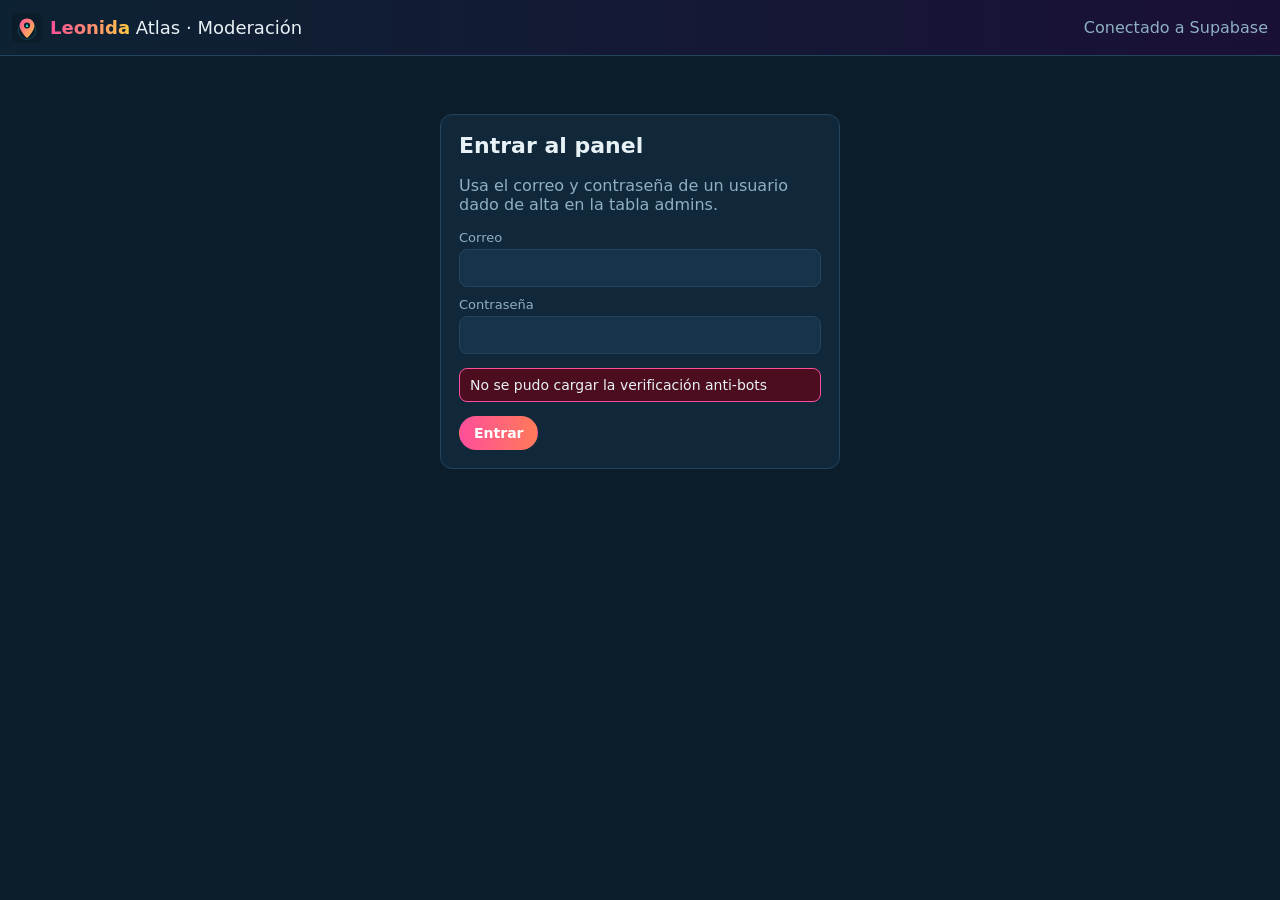
<file: admin.html>
<!doctype html>
<html lang="es">
<head>
  <meta charset="utf-8">
  <meta name="viewport" content="width=device-width, initial-scale=1, viewport-fit=cover">
  <meta name="robots" content="noindex, nofollow">
  <title>Moderación — Leonida Atlas</title>
  <meta name="theme-color" content="#0b1d2a">
  <link rel="icon" href="assets/icon.svg" type="image/svg+xml">
  <link rel="stylesheet" href="css/app.css?v=12">
  <link rel="stylesheet" href="css/admin.css?v=12">
</head>
<body class="admin">
  <header class="topbar">
    <a class="marca" href="./"><img src="assets/icon.svg" alt="" width="30" height="30"><span><b>Leonida</b> Atlas · Moderación</span></a>
    <div class="acciones">
      <span id="modo" class="tenue"></span>
      <button id="btn-salir" class="btn ghost" hidden>Salir</button>
    </div>
  </header>

  <main class="admin-main">
    <section id="login" class="tarjeta login" hidden>
      <h1>Entrar al panel</h1>
      <p class="tenue" id="login-ayuda"></p>
      <form id="form-login">
        <label class="campo" id="campo-email">Correo<input name="email" type="email" autocomplete="username"></label>
        <label class="campo"><span id="lbl-clave">Contraseña</span><input name="clave" type="password" autocomplete="current-password" required></label>
        <div id="login-captcha" class="chat-captcha"></div>
        <p class="error" id="login-error" hidden></p>
        <button class="btn primario" type="submit">Entrar</button>
      </form>
    </section>

    <section id="panel-admin" hidden>
      <nav class="tabs" role="tablist">
        <button role="tab" data-tab="pendiente" class="on">⏳ Pendientes <em id="n-pendiente">0</em></button>
        <button role="tab" data-tab="aprobado">✅ Publicados <em id="n-aprobado">0</em></button>
        <button role="tab" data-tab="rechazado">⛔ Rechazados <em id="n-rechazado">0</em></button>
        <button role="tab" data-tab="galeria">📸 Galería <em id="n-galeria">·</em></button>
        <button role="tab" data-tab="chat">💬 Chat <em id="n-chat">·</em></button>
        <button class="btn ghost" id="btn-recargar">↻ Recargar</button>
      </nav>
      <div id="cola" class="cola"></div>
    </section>
  </main>

  <dialog id="dlg-rechazo" class="dialogo">
    <form id="form-rechazo" method="dialog">
      <header class="dlg-cab"><h2>Rechazar aporte</h2><button type="button" class="cerrar" data-cerrar-dlg>✕</button></header>
      <label class="campo">Motivo (solo lo ven los moderadores)
        <select name="motivo">
          <option>Lenguaje ofensivo o grosero</option>
          <option>Spam o publicidad</option>
          <option>Datos personales</option>
          <option>Información falsa o duplicada</option>
          <option>No es sobre el juego</option>
          <option>Otro</option>
        </select>
      </label>
      <label class="campo">Nota<textarea name="nota" rows="2" maxlength="300"></textarea></label>
      <footer class="dlg-pie"><button type="button" class="btn ghost" data-cerrar-dlg>Cancelar</button><button class="btn primario" value="ok">Rechazar</button></footer>
    </form>
  </dialog>

  <div id="toast" class="toast" role="status" hidden></div>

  <script src="js/config.js?v=13"></script>
  <script src="js/data.js?v=11"></script>
  <script src="js/moderation.js?v=11"></script>
  <script src="js/store.js?v=12"></script>
  <script src="js/comun.js?v=11"></script>
  <script src="js/admin.js?v=12"></script>
</body>
</html>
</file>
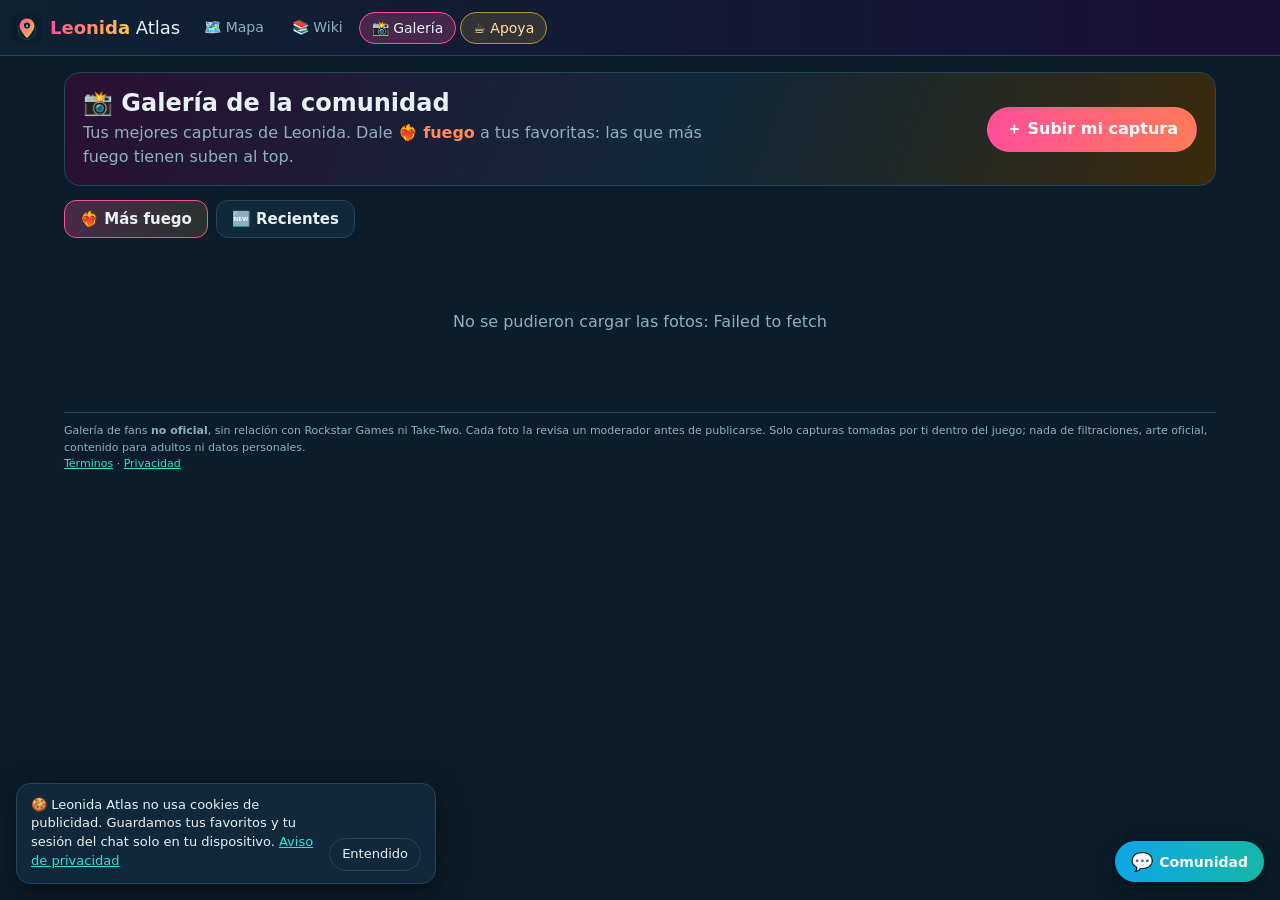
<file: galeria.html>
<!doctype html>
<html lang="es">
<head>
  <meta charset="utf-8">
  <meta name="viewport" content="width=device-width, initial-scale=1, viewport-fit=cover">
  <title>Galería — Leonida Atlas: capturas de GTA VI de la comunidad</title>
  <meta name="description" content="Las mejores capturas de GTA VI tomadas por la comunidad: atardeceres en Vice City, autos, persecuciones y lugares escondidos de Leonida. Sube la tuya y dale fuego a tus favoritas.">
  <meta property="og:type" content="website">
  <meta property="og:site_name" content="Leonida Atlas">
  <meta property="og:locale" content="es_MX">
  <meta property="og:title" content="Galería de la comunidad — capturas de GTA VI · Leonida Atlas">
  <meta property="og:description" content="Sube tus mejores capturas de Leonida y dale ❤️‍🔥 fuego a las de los demás.">
  <meta property="og:url" content="https://leonidaatlas.wiki/galeria.html">
  <meta property="og:image" content="https://leonidaatlas.wiki/assets/og.jpg">
  <meta property="og:image:width" content="1200">
  <meta property="og:image:height" content="630">
  <meta property="og:image:alt" content="Mapa ilustrado de Leonida con el logo de Leonida Atlas">
  <meta name="twitter:card" content="summary_large_image">
  <meta name="twitter:title" content="Galería de la comunidad — capturas de GTA VI · Leonida Atlas">
  <meta name="twitter:description" content="Sube tus mejores capturas de Leonida y dale ❤️‍🔥 fuego a las de los demás.">
  <meta name="twitter:image" content="https://leonidaatlas.wiki/assets/og.jpg">
  <link rel="canonical" href="https://leonidaatlas.wiki/galeria.html">
  <meta name="theme-color" content="#0b1d2a">
  <link rel="manifest" href="manifest.webmanifest">
  <link rel="icon" href="assets/icon.svg" type="image/svg+xml">
  <link rel="apple-touch-icon" href="assets/icon-192.png">
  <link rel="stylesheet" href="css/app.css?v=12">
  <link rel="stylesheet" href="css/chat.css?v=11">
  <link rel="stylesheet" href="css/legal.css?v=11">
  <link rel="stylesheet" href="css/galeria.css?v=2">
</head>
<body class="galeria">
  <header class="topbar">
    <a class="marca" href="./" aria-label="Leonida Atlas, mapa">
      <img src="assets/icon.svg" alt="" width="30" height="30"><span><b>Leonida</b> Atlas</span>
    </a>
    <nav class="nav-principal" aria-label="Secciones">
      <a href="./">🗺️ <span>Mapa</span></a>
      <a href="wiki.html">📚 <span>Wiki</span></a>
      <a href="galeria.html" aria-current="page">📸 <span>Galería</span></a>
      <a class="nav-apoyo" href="https://ko-fi.com/iframeees" target="_blank" rel="noopener" title="Apoya el mapa en Ko-fi">☕ <span>Apoya</span></a>
    </nav>
  </header>

  <main class="gal-main">
    <section class="gal-hero">
      <div>
        <h1>📸 Galería de la comunidad</h1>
        <p class="tenue">Tus mejores capturas de Leonida. Dale <b class="txt-fuego">❤️‍🔥 fuego</b> a tus favoritas: las que más fuego tienen suben al top.</p>
      </div>
      <button id="btn-subir" class="btn primario btn-subir">＋ Subir mi captura</button>
    </section>

    <nav class="gal-tabs" role="tablist">
      <button role="tab" data-orden="fuego" class="on">❤️‍🔥 Más fuego</button>
      <button role="tab" data-orden="recientes">🆕 Recientes</button>
      <button role="tab" data-orden="mias" id="tab-mias" hidden>👤 Mis fotos</button>
    </nav>

    <div id="grid" class="gal-grid" aria-live="polite"></div>
    <p class="gal-mas"><button id="btn-mas" class="btn ghost" hidden>Ver más fotos</button></p>

    <p class="aviso">
      Galería de fans <b>no oficial</b>, sin relación con Rockstar Games ni Take-Two. Cada foto la revisa un moderador antes de publicarse.
      Solo capturas tomadas por ti dentro del juego; nada de filtraciones, arte oficial, contenido para adultos ni datos personales.
      <br><a href="terminos.html">Términos</a> · <a href="privacidad.html">Privacidad</a>
    </p>
  </main>

  <!-- Ver una foto -->
  <dialog id="dlg-foto" class="dialogo dlg-foto">
    <div id="foto-contenido"></div>
  </dialog>

  <!-- Subir una foto -->
  <dialog id="dlg-subir" class="dialogo">
    <form id="form-subir">
      <header class="dlg-cab"><h2>Subir mi captura</h2><button type="button" class="cerrar" data-cerrar-dlg aria-label="Cerrar">✕</button></header>
      <label class="soltar" id="soltar">
        <input type="file" name="archivo" accept="image/*" required>
        <span id="soltar-txt">📷 Toca para elegir una captura<br><small class="tenue">JPG, PNG o WEBP · la optimizamos antes de subirla</small></span>
        <img id="vista" alt="" hidden>
      </label>
      <label class="campo">Título<input name="titulo" maxlength="80" minlength="3" required placeholder="Ej. Atardecer desde el muelle de Vice Beach"></label>
      <label class="campo">Lugar (opcional)<input name="zona" maxlength="60" list="zonas" placeholder="Ej. Vice City, Leonida Keys…"></label>
      <datalist id="zonas"></datalist>
      <label class="check"><input type="checkbox" name="mia" required> <span>Es una captura que tomé yo dentro del juego, sin datos personales ni contenido para adultos.</span></label>
      <p class="tenue nota-subir">Un moderador la revisa antes de publicarla (normalmente el mismo día). Le quitamos los datos ocultos de la imagen (ubicación, cámara).</p>
      <p class="error" id="subir-error" hidden></p>
      <footer class="dlg-pie"><button type="button" class="btn ghost" data-cerrar-dlg>Cancelar</button><button class="btn primario" id="btn-enviar-foto">Enviar a revisión</button></footer>
    </form>
  </dialog>

  <!-- Entrar a la comunidad (la misma cuenta del chat) -->
  <dialog id="dlg-entrar" class="dialogo">
    <form id="form-entrar">
      <header class="dlg-cab"><h2>Únete a la comunidad</h2><button type="button" class="cerrar" data-cerrar-dlg aria-label="Cerrar">✕</button></header>
      <p class="tenue" id="entrar-motivo"></p>
      <label class="campo">Tu apodo<input name="apodo" maxlength="24" minlength="2" required placeholder="Ej. ViceRider"></label>
      <label class="check"><input type="checkbox" name="reglas" required> <span>Acepto las reglas: respeto, nada de groserías, spam ni datos personales (<a href="terminos.html" target="_blank">términos</a>).</span></label>
      <div id="entrar-captcha" class="chat-captcha"></div>
      <p class="tenue nota-subir">No pedimos correo ni contraseña. Es la misma cuenta del chat.</p>
      <p class="error" id="entrar-error" hidden></p>
      <footer class="dlg-pie"><button type="button" class="btn ghost" data-cerrar-dlg>Cancelar</button><button class="btn primario">Entrar</button></footer>
    </form>
  </dialog>

  <div id="toast" class="toast" role="status" hidden></div>

  <script src="js/config.js?v=13"></script>
  <script src="js/moderation.js?v=11"></script>
  <script src="js/comun.js?v=11"></script>
  <script src="js/chat.js?v=13"></script>
  <script src="js/galeria.js?v=2"></script>
  <!-- Cloudflare Web Analytics (sin cookies) --><script type='module' src='https://static.cloudflareinsights.com/beacon.min.js' data-cf-beacon='{"token": "78bb8f6af27d464cb565b51027987e78"}'></script><!-- End Cloudflare Web Analytics -->
</body>
</html>
</file>
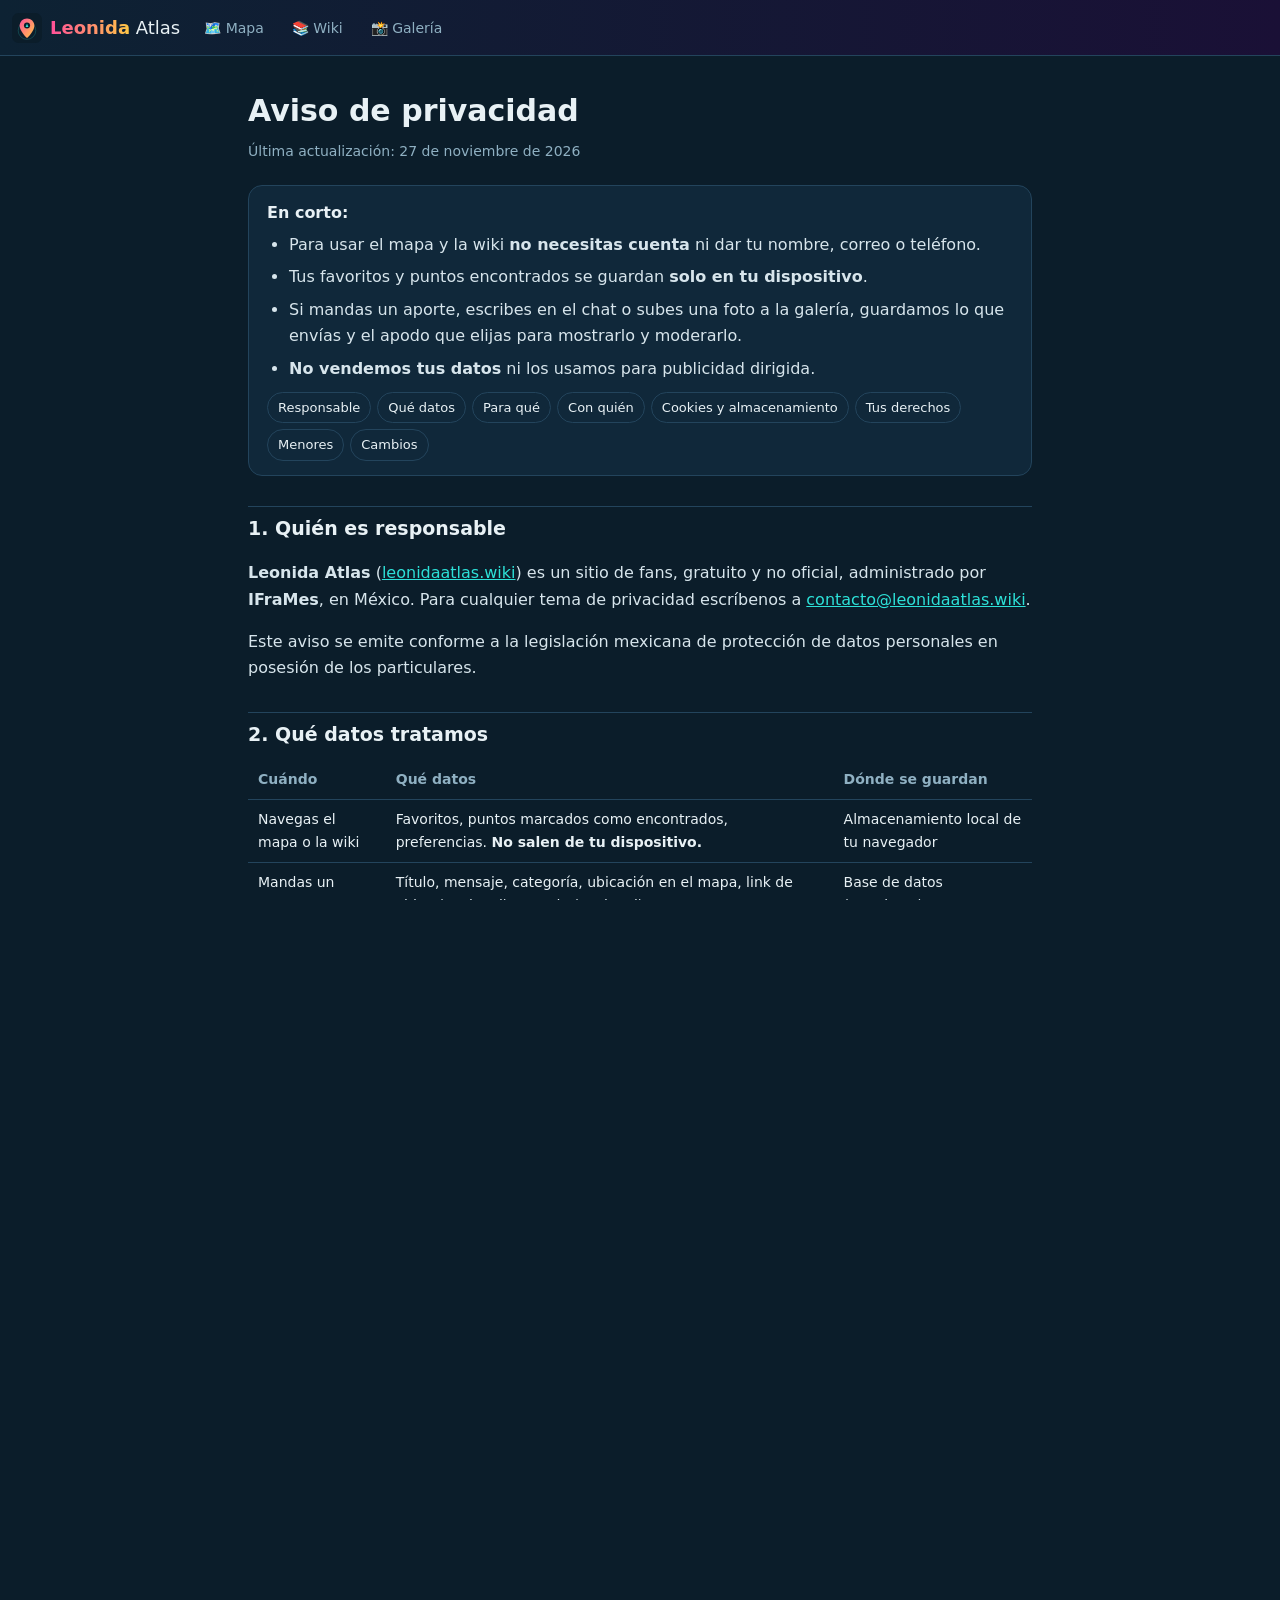
<file: privacidad.html>
<!doctype html>
<html lang="es">
<head>
  <meta charset="utf-8">
  <meta name="viewport" content="width=device-width, initial-scale=1, viewport-fit=cover">
  <title>Aviso de privacidad — Leonida Atlas</title>
  <meta name="description" content="Qué datos guarda Leonida Atlas, para qué, con quién se comparten y cómo ejercer tus derechos.">
  <link rel="canonical" href="https://leonidaatlas.wiki/privacidad.html">
  <meta name="theme-color" content="#0b1d2a">
  <link rel="icon" href="assets/icon.svg" type="image/svg+xml">
  <link rel="stylesheet" href="css/app.css?v=12">
  <link rel="stylesheet" href="css/legal.css?v=11">
</head>
<body class="legal">
  <header class="topbar">
    <a class="marca" href="./" aria-label="Leonida Atlas, mapa"><img src="assets/icon.svg" alt="" width="30" height="30"><span><b>Leonida</b> Atlas</span></a>
    <nav class="nav-principal" aria-label="Secciones">
      <a href="./">🗺️ <span>Mapa</span></a>
      <a href="wiki.html">📚 <span>Wiki</span></a>
      <a href="galeria.html">📸 <span>Galería</span></a>
    </nav>
  </header>

  <main class="legal-main">
    <h1>Aviso de privacidad</h1>
    <p class="fecha">Última actualización: 27 de noviembre de 2026</p>

    <div class="resumen">
      <b>En corto:</b>
      <ul>
        <li>Para usar el mapa y la wiki <b>no necesitas cuenta</b> ni dar tu nombre, correo o teléfono.</li>
        <li>Tus favoritos y puntos encontrados se guardan <b>solo en tu dispositivo</b>.</li>
        <li>Si mandas un aporte, escribes en el chat o subes una foto a la galería, guardamos lo que envías y el apodo que elijas para mostrarlo y moderarlo.</li>
        <li><b>No vendemos tus datos</b> ni los usamos para publicidad dirigida.</li>
      </ul>
      <div class="indice">
        <a href="#responsable">Responsable</a><a href="#datos">Qué datos</a><a href="#finalidades">Para qué</a><a href="#terceros">Con quién</a>
        <a href="#almacenamiento">Cookies y almacenamiento</a><a href="#derechos">Tus derechos</a><a href="#menores">Menores</a><a href="#cambios">Cambios</a>
      </div>
    </div>

    <h2 id="responsable">1. Quién es responsable</h2>
    <p><b>Leonida Atlas</b> (<a href="https://leonidaatlas.wiki">leonidaatlas.wiki</a>) es un sitio de fans, gratuito y no oficial, administrado por <b>IFraMes</b>, en México.
      Para cualquier tema de privacidad escríbenos a <a href="mailto:contacto@leonidaatlas.wiki">contacto@leonidaatlas.wiki</a>.</p>
    <p>Este aviso se emite conforme a la legislación mexicana de protección de datos personales en posesión de los particulares.</p>

    <h2 id="datos">2. Qué datos tratamos</h2>
    <table>
      <thead><tr><th>Cuándo</th><th>Qué datos</th><th>Dónde se guardan</th></tr></thead>
      <tbody>
        <tr><td>Navegas el mapa o la wiki</td><td>Favoritos, puntos marcados como encontrados, preferencias. <b>No salen de tu dispositivo.</b></td><td>Almacenamiento local de tu navegador</td></tr>
        <tr><td>Mandas un aporte o corrección</td><td>Título, mensaje, categoría, ubicación en el mapa, link de video (opcional) y apodo (opcional)</td><td>Base de datos (Supabase)</td></tr>
        <tr><td>Entras al chat</td><td>Apodo, mensajes, un identificador anónimo de sesión (sin correo ni contraseña), reportes que hagas y, si aplica, bloqueos</td><td>Base de datos (Supabase) y tu navegador</td></tr>
        <tr><td>Subes una foto a la galería</td><td>La imagen (la reducimos y le <b>quitamos los metadatos</b>, como ubicación GPS o modelo de cámara, antes de subirla), su título, el lugar (opcional), tu apodo y tu identificador anónimo. También los fuegos ❤️‍🔥 que das y los reportes que haces</td><td>Base de datos y almacenamiento de archivos (Supabase)</td></tr>
        <tr><td>Verificación anti-bots</td><td>Señales técnicas del navegador y del dispositivo que Cloudflare analiza para distinguir personas de bots</td><td>Cloudflare Turnstile</td></tr>
        <tr><td>Cualquier visita</td><td>Dirección IP, fecha y hora, página solicitada y tipo de navegador (registros técnicos del servidor)</td><td>Nuestro servidor y los proveedores de infraestructura</td></tr>
        <tr><td>Moderadores</td><td>Correo y contraseña de las cuentas de moderación</td><td>Supabase (contraseña cifrada)</td></tr>
      </tbody>
    </table>
    <p><b>No pedimos datos sensibles.</b> Te pedimos que no escribas datos personales (teléfonos, direcciones, nombres reales) en aportes ni en el chat; si aparecen, los moderadores los ocultan o eliminan.</p>

    <h2 id="finalidades">3. Para qué los usamos</h2>
    <h3>Finalidades necesarias</h3>
    <ul>
      <li>Mostrar el mapa, la wiki y recordar tus favoritos y progreso.</li>
      <li>Recibir, revisar y publicar aportes de la comunidad.</li>
      <li>Mostrar la galería de la comunidad, contar los fuegos ❤️‍🔥 y revisar cada foto antes de publicarla.</li>
      <li>Hacer funcionar el chat: mostrar mensajes, aplicar sus reglas (filtro de groserías, límite de velocidad, reportes y bloqueos) y evitar abusos.</li>
      <li>Proteger el sitio contra bots, spam y ataques, y mantener su seguridad y funcionamiento.</li>
    </ul>
    <h3>Finalidades adicionales</h3>
    <ul>
      <li>Medir de forma agregada cuántas personas visitan el sitio y qué secciones usan, para mejorarlo (Cloudflare Web Analytics, sin cookies).</li>
      <li>Mostrar anuncios, si en el futuro se activan (ver sección 5). Antes de hacerlo actualizaremos este aviso.</li>
    </ul>
    <p>Puedes oponerte a las finalidades adicionales escribiéndonos; eso no te impide usar el sitio.</p>

    <h2 id="terceros">4. Con quién se comparten</h2>
    <p>No vendemos ni rentamos tus datos. Solo los manejan los proveedores que hacen funcionar el sitio, cada uno con sus propias políticas:</p>
    <ul>
      <li><b>Supabase</b>: base de datos, fotos de la galería y cuentas anónimas de la comunidad (servidores en Canadá).</li>
      <li><b>Cloudflare</b>: verificación anti-bots Turnstile y <b>Web Analytics</b>, un contador de visitas <b>sin cookies</b> que solo nos muestra cifras agregadas (visitas, páginas vistas, país y tipo de dispositivo); no identifica a nadie ni sigue tu actividad en otros sitios.</li>
      <li><b>Hostinger</b>: servidor donde se aloja el sitio y registro del dominio.</li>
      <li><b>GitHub</b>: alojamiento del código y copia de respaldo del sitio.</li>
      <li><b>unpkg</b>: entrega de la librería del mapa (Leaflet).</li>
      <li><b>Ko-fi y PayPal</b>: solo si decides donar. El pago se hace en su sitio; nosotros no vemos ni guardamos tus datos de pago. Si escribes tu apodo del chat en el mensaje de la donación, lo usamos para darte la insignia ☕ Apoyador.</li>
      <li><b>YouTube y TikTok</b>: solo si <b>tú</b> tocas un video para reproducirlo dentro del sitio. Antes de eso no se carga nada de esas plataformas.</li>
    </ul>
    <p>También podríamos compartir datos si una autoridad competente lo requiere conforme a la ley.</p>

    <h2 id="almacenamiento">5. Cookies y almacenamiento local</h2>
    <p>Hoy <b>no usamos cookies de publicidad ni de rastreo</b>. El contador de visitas de Cloudflare tampoco usa cookies. Usamos el almacenamiento local de tu navegador para lo siguiente:</p>
    <ul>
      <li>tus favoritos y puntos encontrados;</li>
      <li>tu apodo y tu sesión del chat;</li>
      <li>avisos que ya cerraste (como la ayuda inicial o este aviso);</li>
      <li>una copia del sitio para que funcione sin internet (si lo instalas como app).</li>
    </ul>
    <p>Cloudflare Turnstile puede usar sus propios mecanismos técnicos para verificar que eres una persona. Puedes borrar todo esto desde la configuración de tu navegador; perderás tus favoritos y tendrás que volver a entrar al chat.</p>
    <p><b>Publicidad:</b> si activamos anuncios (por ejemplo, Google AdSense), esos servicios usarán cookies para mostrarlos y medirlos. Antes de activarlos actualizaremos este aviso y te pediremos tu consentimiento cuando la ley lo exija.</p>

    <h2 id="conservacion">6. Cuánto tiempo los guardamos</h2>
    <ul>
      <li><b>Mensajes del chat:</b> se borran automáticamente <b>24 horas</b> después de enviarse. Los avisos oficiales de moderación duran hasta 30 días.</li>
      <li><b>Fotos de la galería:</b> mientras estén publicadas. Puedes borrar las tuyas cuando quieras desde "Mis fotos". Las que rechaza un moderador se borran en ese momento.</li>
      <li><b>Aportes publicados:</b> mientras estén en el mapa. Los rechazados se borran automáticamente a los 30 días.</li>
      <li><b>Registros técnicos del servidor:</b> el tiempo mínimo necesario para seguridad y diagnóstico.</li>
      <li><b>Datos en tu navegador:</b> hasta que tú los borres.</li>
    </ul>

    <h2 id="derechos">7. Tus derechos (ARCO) y cómo ejercerlos</h2>
    <p>Puedes <b>acceder</b> a tus datos, pedir que los <b>rectifiquemos</b>, <b>cancelarlos</b> (borrarlos) u <b>oponerte</b> a su uso, así como revocar tu consentimiento.
      Escribe a <a href="mailto:contacto@leonidaatlas.wiki">contacto@leonidaatlas.wiki</a> con:</p>
    <ul>
      <li>qué derecho quieres ejercer;</li>
      <li>tu apodo y, si puedes, el texto o la fecha de los mensajes o aportes de que se trata (como el chat es anónimo, esto nos ayuda a encontrarlos).</li>
    </ul>
    <p>Responderemos en un plazo máximo de 20 días hábiles. Si consideras que tus derechos no fueron atendidos, puedes acudir a la autoridad mexicana competente en protección de datos personales.</p>

    <h2 id="seguridad">8. Seguridad</h2>
    <p>Usamos conexión cifrada (HTTPS), reglas de acceso en la base de datos para que nadie pueda leer aportes pendientes ni datos de moderación, verificación anti-bots y moderación manual. Ningún sistema es infalible; si detectas un problema de seguridad, avísanos.</p>

    <h2 id="menores">9. Menores de edad</h2>
    <p>Leonida Atlas trata sobre un videojuego clasificado para adultos (M / 18+). El sitio está dirigido a <b>mayores de 18 años</b> y no recopila a sabiendas datos de menores. Si eres madre, padre o tutor y crees que un menor nos dio datos, escríbenos para borrarlos.</p>

    <h2 id="cambios">10. Cambios a este aviso</h2>
    <p>Si cambiamos este aviso (por ejemplo, al activar anuncios), publicaremos la nueva versión en esta página con su fecha de actualización.</p>

    <p class="pie-legal">Leonida Atlas es un sitio de fans no oficial. No está afiliado, patrocinado ni respaldado por Rockstar Games ni Take-Two Interactive.
      · <a href="terminos.html">Términos de uso</a> · <a href="./">Volver al mapa</a></p>
  </main>
  <!-- Cloudflare Web Analytics (sin cookies) --><script type='module' src='https://static.cloudflareinsights.com/beacon.min.js' data-cf-beacon='{"token": "78bb8f6af27d464cb565b51027987e78"}'></script><!-- End Cloudflare Web Analytics -->
</body>
</html>
</file>
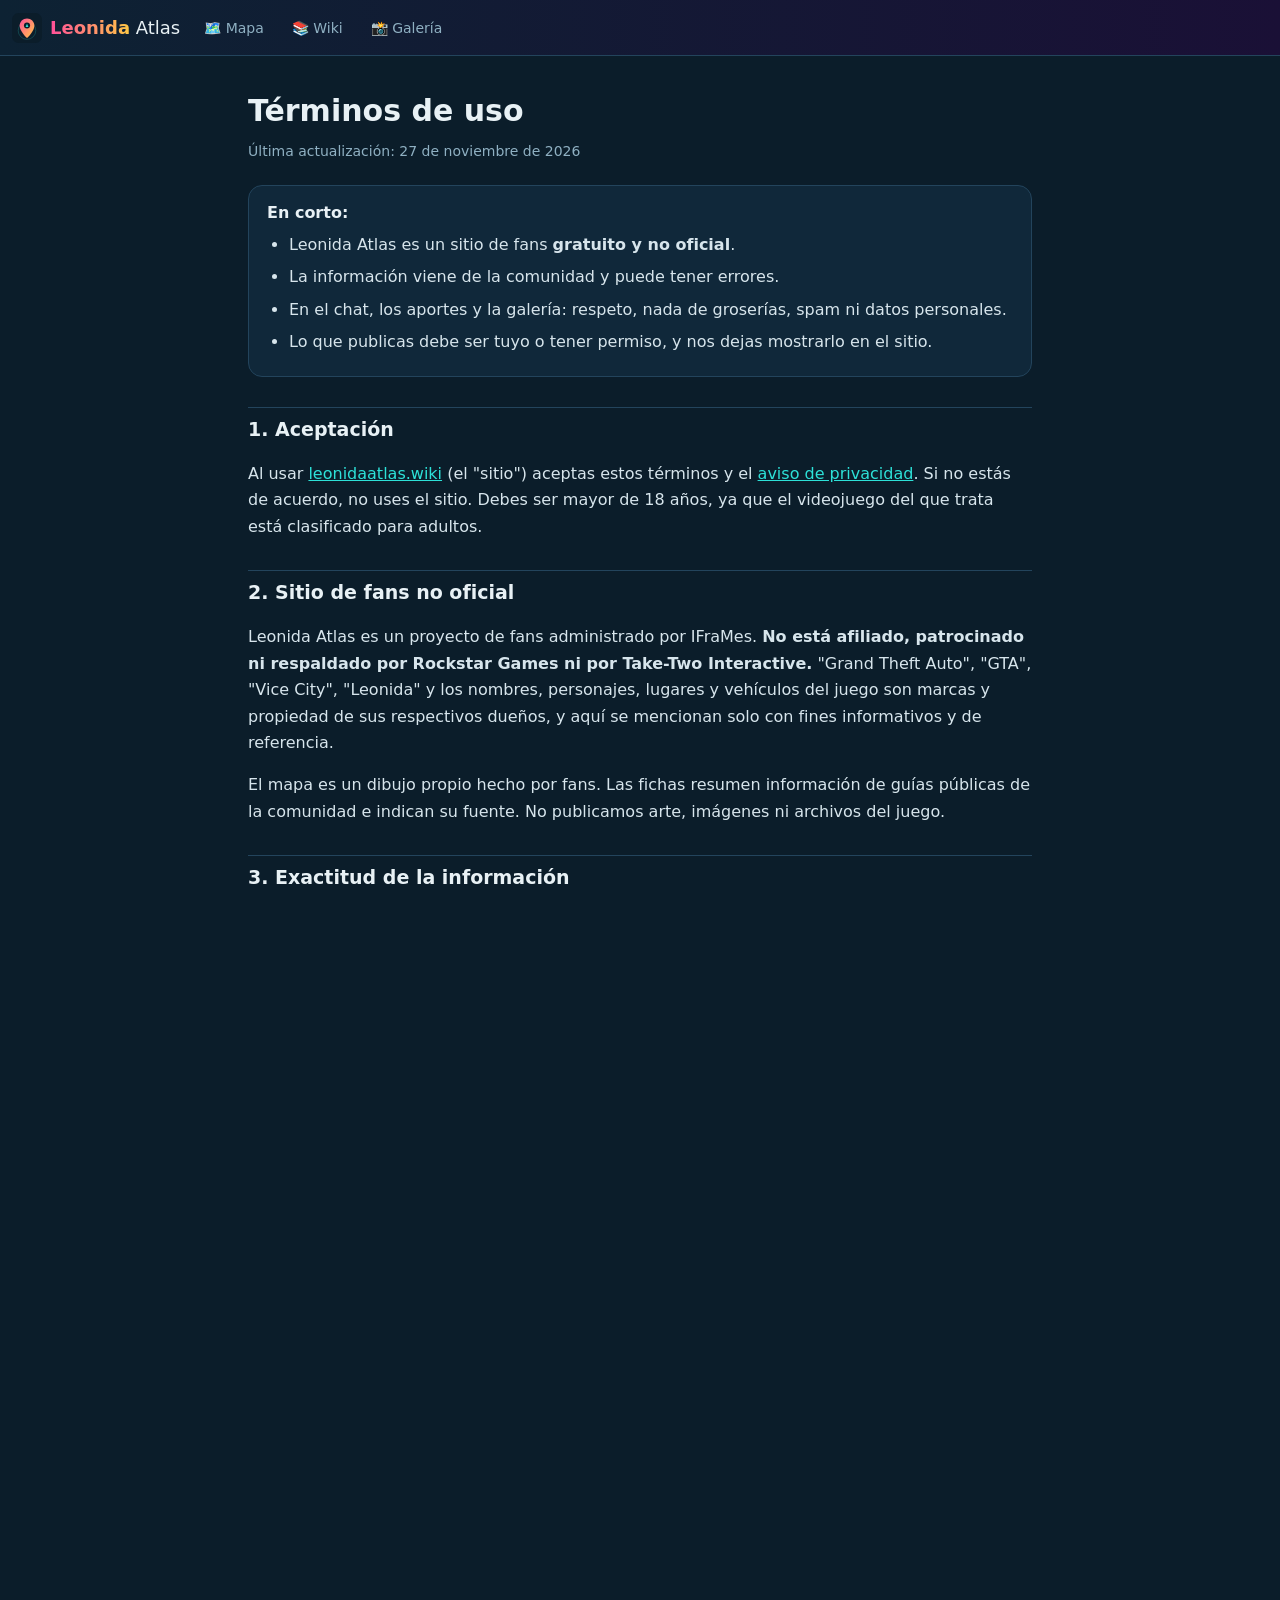
<file: terminos.html>
<!doctype html>
<html lang="es">
<head>
  <meta charset="utf-8">
  <meta name="viewport" content="width=device-width, initial-scale=1, viewport-fit=cover">
  <title>Términos de uso — Leonida Atlas</title>
  <meta name="description" content="Reglas para usar Leonida Atlas, su chat y los aportes de la comunidad.">
  <link rel="canonical" href="https://leonidaatlas.wiki/terminos.html">
  <meta name="theme-color" content="#0b1d2a">
  <link rel="icon" href="assets/icon.svg" type="image/svg+xml">
  <link rel="stylesheet" href="css/app.css?v=12">
  <link rel="stylesheet" href="css/legal.css?v=11">
</head>
<body class="legal">
  <header class="topbar">
    <a class="marca" href="./" aria-label="Leonida Atlas, mapa"><img src="assets/icon.svg" alt="" width="30" height="30"><span><b>Leonida</b> Atlas</span></a>
    <nav class="nav-principal" aria-label="Secciones">
      <a href="./">🗺️ <span>Mapa</span></a>
      <a href="wiki.html">📚 <span>Wiki</span></a>
      <a href="galeria.html">📸 <span>Galería</span></a>
    </nav>
  </header>

  <main class="legal-main">
    <h1>Términos de uso</h1>
    <p class="fecha">Última actualización: 27 de noviembre de 2026</p>

    <div class="resumen">
      <b>En corto:</b>
      <ul>
        <li>Leonida Atlas es un sitio de fans <b>gratuito y no oficial</b>.</li>
        <li>La información viene de la comunidad y puede tener errores.</li>
        <li>En el chat, los aportes y la galería: respeto, nada de groserías, spam ni datos personales.</li>
        <li>Lo que publicas debe ser tuyo o tener permiso, y nos dejas mostrarlo en el sitio.</li>
      </ul>
    </div>

    <h2>1. Aceptación</h2>
    <p>Al usar <a href="https://leonidaatlas.wiki">leonidaatlas.wiki</a> (el "sitio") aceptas estos términos y el <a href="privacidad.html">aviso de privacidad</a>. Si no estás de acuerdo, no uses el sitio. Debes ser mayor de 18 años, ya que el videojuego del que trata está clasificado para adultos.</p>

    <h2>2. Sitio de fans no oficial</h2>
    <p>Leonida Atlas es un proyecto de fans administrado por IFraMes. <b>No está afiliado, patrocinado ni respaldado por Rockstar Games ni por Take-Two Interactive.</b>
      "Grand Theft Auto", "GTA", "Vice City", "Leonida" y los nombres, personajes, lugares y vehículos del juego son marcas y propiedad de sus respectivos dueños, y aquí se mencionan solo con fines informativos y de referencia.</p>
    <p>El mapa es un dibujo propio hecho por fans. Las fichas resumen información de guías públicas de la comunidad e indican su fuente. No publicamos arte, imágenes ni archivos del juego.</p>

    <h2>3. Exactitud de la información</h2>
    <p>Los datos (ubicaciones, códigos de cajas fuertes, eventos, personajes, vehículos y precios) se recopilan de guías de fans y de aportes de usuarios. <b>Pueden contener errores, cambiar con actualizaciones del juego o no aplicar a tu partida.</b> Las posiciones en el mapa son aproximadas. Cada ficha indica su nivel de confiabilidad y su fuente.</p>

    <h2>4. Reglas de la comunidad</h2>
    <p>En el chat, en los aportes, en la galería y en cualquier contenido que envíes:</p>
    <ul>
      <li>Nada de groserías, insultos, discurso de odio, acoso, amenazas ni contenido sexual.</li>
      <li>Nada de datos personales tuyos o de terceros (teléfonos, direcciones, nombres reales, redes privadas).</li>
      <li>Nada de spam, publicidad, estafas, links engañosos ni promoción de trampas, hacks o venta de cuentas.</li>
      <li>Los links solo se permiten si son videos (YouTube, TikTok, X, Instagram, Twitch o Kick) relacionados con el juego.</li>
      <li>Marca los spoilers de la historia escribiendo "SPOILER:" al inicio.</li>
      <li><b>Galería:</b> sube solo capturas que tomaste tú dentro del juego. Nada de desnudos, violencia real, filtraciones, arte o material oficial, fotos de personas reales, marcas de agua o contenido de otros creadores sin permiso. Los fuegos ❤️‍🔥 son uno por persona: no uses varias cuentas para inflarlos.</li>
      <li>No te hagas pasar por moderadores, por Rockstar ni por otras personas.</li>
      <li>No intentes saltarte los filtros, la verificación anti-bots ni los límites del sitio.</li>
    </ul>

    <h2>5. Moderación</h2>
    <p>Los aportes al mapa y las fotos de la galería se revisan a mano y <b>no se publican automáticamente</b>. Una foto con varios reportes regresa a revisión. En el chat, el sitio rechaza automáticamente mensajes con lenguaje no permitido, y los mensajes con varios reportes se ocultan hasta que un moderador los revise. Los mensajes del chat se borran automáticamente 24 horas después de enviarse.
      Podemos editar, ocultar o borrar contenido y <b>bloquear temporal o permanentemente</b> a quien incumpla estas reglas, sin previo aviso y a nuestro criterio.</p>

    <h2>6. Tu contenido</h2>
    <p>Lo que envías sigue siendo tuyo. Al enviarlo confirmas que tienes derecho a compartirlo y nos das un permiso gratuito, mundial y no exclusivo para mostrarlo, adaptarlo (por ejemplo, corregir su ubicación o redacción) y mantenerlo en el sitio. Puedes pedir que lo borremos escribiendo a <a href="mailto:contacto@leonidaatlas.wiki">contacto@leonidaatlas.wiki</a>.</p>
    <p>Los videos de redes sociales se muestran mediante los reproductores oficiales de cada plataforma y pertenecen a sus creadores.</p>

    <h2>7. Derechos de autor y reclamaciones</h2>
    <p>Si eres titular de derechos y crees que algún contenido del sitio infringe tus derechos, escríbenos a <a href="mailto:contacto@leonidaatlas.wiki">contacto@leonidaatlas.wiki</a> indicando:</p>
    <ul>
      <li>qué contenido es;</li>
      <li>dónde está (el enlace a la ficha o la página);</li>
      <li>por qué consideras que infringe tus derechos.</li>
    </ul>
    <p>Lo revisaremos y, si corresponde, lo retiraremos a la brevedad.</p>

    <h2>8. Uso aceptable del sitio</h2>
    <p>No uses el sitio para actividades ilegales. No intentes atacarlo, sobrecargarlo, extraer sus datos de forma masiva ni acceder al panel de moderación sin autorización.</p>

    <h2>9. Sin garantías y limitación de responsabilidad</h2>
    <p>El sitio se ofrece "tal cual", gratis y sin garantías de disponibilidad, exactitud ni funcionamiento continuo. En la medida que lo permita la ley, Leonida Atlas y su administrador no son responsables por daños derivados del uso del sitio, de la información publicada ni del contenido de otros usuarios o de sitios externos enlazados.</p>

    <h2>10. Publicidad y apoyos</h2>
    <p>El sitio puede mostrar anuncios, enlaces de afiliados o botones de donación para cubrir sus costos. Los enlaces de afiliados se identifican como tales. Las donaciones se hacen a través de <b>Ko-fi</b> y son voluntarias y no reembolsables salvo lo que establezcan Ko-fi o PayPal. Donar da acceso a la insignia ☕ Apoyador en el chat, pero no da derechos especiales sobre el contenido ni la moderación; la insignia puede retirarse si se rompen las reglas.</p>

    <h2>11. Cambios y ley aplicable</h2>
    <p>Podemos actualizar estos términos; la versión vigente es la publicada en esta página. Estos términos se rigen por las leyes de los Estados Unidos Mexicanos.</p>

    <p class="pie-legal">¿Dudas? <a href="mailto:contacto@leonidaatlas.wiki">contacto@leonidaatlas.wiki</a> · <a href="privacidad.html">Aviso de privacidad</a> · <a href="./">Volver al mapa</a></p>
  </main>
  <!-- Cloudflare Web Analytics (sin cookies) --><script type='module' src='https://static.cloudflareinsights.com/beacon.min.js' data-cf-beacon='{"token": "78bb8f6af27d464cb565b51027987e78"}'></script><!-- End Cloudflare Web Analytics -->
</body>
</html>
</file>
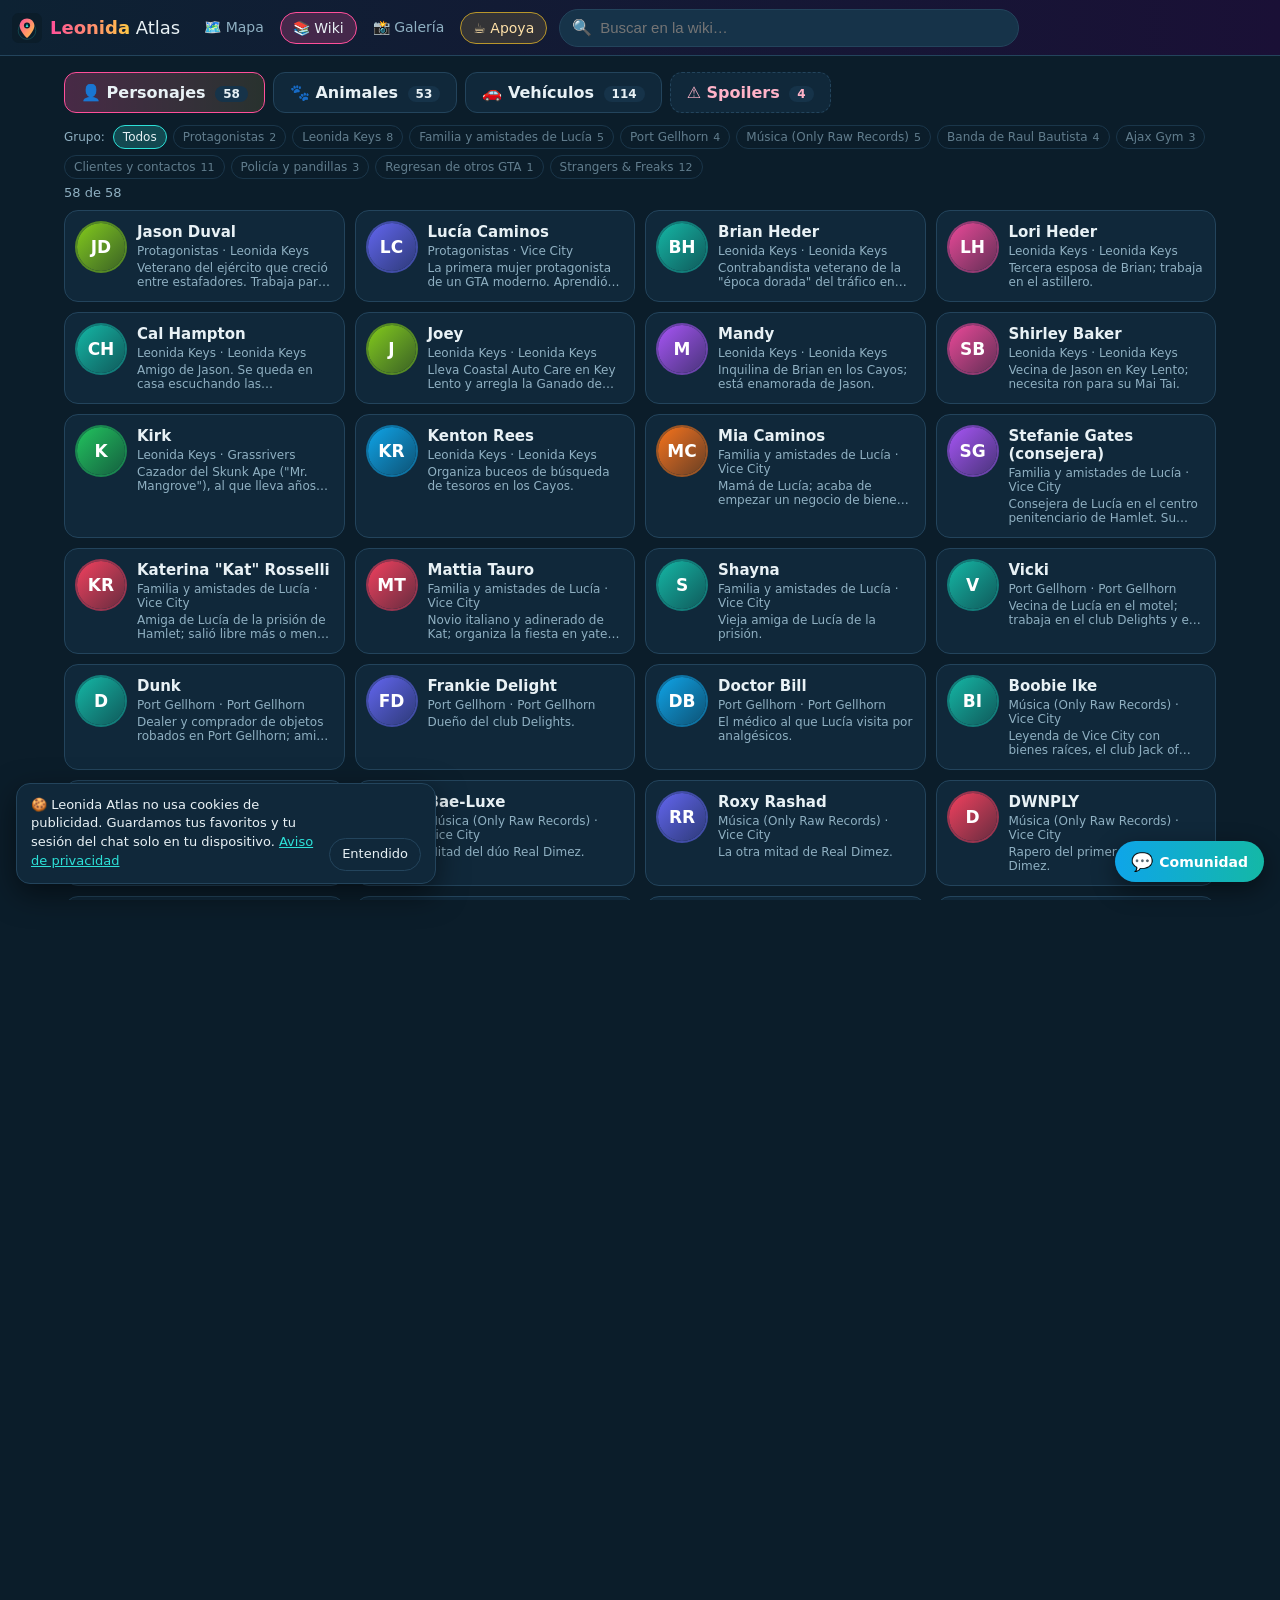
<file: wiki.html>
<!doctype html>
<html lang="es">
<head>
  <meta charset="utf-8">
  <meta name="viewport" content="width=device-width, initial-scale=1, viewport-fit=cover">
  <title>Wiki — Leonida Atlas: personajes, animales y vehículos de GTA VI</title>
  <meta name="description" content="Wiki de fans de GTA VI: personajes, animales de Leonida y vehículos con dónde conseguirlos.">
  <meta property="og:type" content="website">
  <meta property="og:site_name" content="Leonida Atlas">
  <meta property="og:locale" content="es_MX">
  <meta property="og:title" content="Wiki de GTA VI — personajes, animales y vehículos · Leonida Atlas">
  <meta property="og:description" content="62 personajes, 53 animales y 114 vehículos de GTA VI con dónde conseguirlos, marcas reales y precios. Spoilers aparte.">
  <meta property="og:url" content="https://leonidaatlas.wiki/wiki.html">
  <meta property="og:image" content="https://leonidaatlas.wiki/assets/og.jpg">
  <meta property="og:image:width" content="1200">
  <meta property="og:image:height" content="630">
  <meta property="og:image:alt" content="Mapa ilustrado de Leonida con el logo de Leonida Atlas">
  <meta name="twitter:card" content="summary_large_image">
  <meta name="twitter:title" content="Wiki de GTA VI — personajes, animales y vehículos · Leonida Atlas">
  <meta name="twitter:description" content="62 personajes, 53 animales y 114 vehículos de GTA VI con dónde conseguirlos, marcas reales y precios. Spoilers aparte.">
  <meta name="twitter:image" content="https://leonidaatlas.wiki/assets/og.jpg">
  <link rel="canonical" href="https://leonidaatlas.wiki/wiki.html">
  <meta name="theme-color" content="#0b1d2a">
  <link rel="manifest" href="manifest.webmanifest">
  <link rel="icon" href="assets/icon.svg" type="image/svg+xml">
  <link rel="apple-touch-icon" href="assets/icon-192.png">
  <link rel="stylesheet" href="css/app.css?v=12">
  <link rel="stylesheet" href="css/chat.css?v=11">
  <link rel="stylesheet" href="css/legal.css?v=11">
  <link rel="stylesheet" href="css/wiki.css?v=11">
</head>
<body class="wiki">
  <header class="topbar">
    <a class="marca" href="./" aria-label="Leonida Atlas, mapa">
      <img src="assets/icon.svg" alt="" width="30" height="30"><span><b>Leonida</b> Atlas</span>
    </a>
    <nav class="nav-principal" aria-label="Secciones">
      <a href="./">🗺️ <span>Mapa</span></a>
      <a href="wiki.html" aria-current="page">📚 <span>Wiki</span></a>
      <a href="galeria.html">📸 <span>Galería</span></a>
      <a class="nav-apoyo" href="https://ko-fi.com/iframeees" target="_blank" rel="noopener" title="Apoya el mapa en Ko-fi">☕ <span>Apoya</span></a>
    </nav>
    <label class="buscar">
      <span aria-hidden="true">🔍</span>
      <input id="q" type="search" placeholder="Buscar en la wiki…" autocomplete="off">
    </label>
  </header>

  <main class="wiki-main">
    <nav class="tabs-wiki" role="tablist">
      <button role="tab" data-tab="personajes">👤 Personajes <em id="n-personajes"></em></button>
      <button role="tab" data-tab="animales">🐾 Animales <em id="n-animales"></em></button>
      <button role="tab" data-tab="vehiculos">🚗 Vehículos <em id="n-vehiculos"></em></button>
      <button role="tab" data-tab="spoilers" class="tab-spoiler">⚠ Spoilers <em id="n-spoilers"></em></button>
    </nav>

    <section id="filtros" class="filtros-wiki"></section>
    <p id="conteo" class="tenue conteo-wiki"></p>
    <div id="grid" class="grid-wiki"></div>
    <section id="extra"></section>

    <p class="aviso">
      Wiki de fans <b>no oficial</b>, sin relación con Rockstar Games ni Take-Two. Información resumida de guías públicas de la comunidad
      (primera semana del juego); puede tener errores. Los spoilers están ocultos hasta que los abras.
      <br><a href="privacidad.html">Privacidad</a> · <a href="terminos.html">Términos</a>
    </p>
  </main>

  <dialog id="dlg-ficha" class="dialogo ficha-wiki">
    <div id="ficha-contenido"></div>
  </dialog>

  <script src="js/config.js?v=13"></script>
  <script src="js/data.js?v=11"></script>
  <script src="js/wiki-data.js?v=11"></script>
  <script src="js/moderation.js?v=11"></script>
  <script src="js/comun.js?v=11"></script>
  <script src="js/wiki.js?v=11"></script>
  <script src="js/chat.js?v=13"></script>
  <!-- Cloudflare Web Analytics (sin cookies) --><script type='module' src='https://static.cloudflareinsights.com/beacon.min.js' data-cf-beacon='{"token": "78bb8f6af27d464cb565b51027987e78"}'></script><!-- End Cloudflare Web Analytics -->
</body>
</html>
</file>
<file: css/app.css>
:root {
  --fondo: #0b1d2a; --panel: #10283a; --panel-2: #163349; --borde: #23445c;
  --texto: #e8f1f5; --tenue: #8fb0c2; --rosa: #ff4f9a; --cian: #2de1d8; --amarillo: #ffc845;
  --radio: 12px; --top: 56px;
  font-family: system-ui, -apple-system, 'Segoe UI', Roboto, sans-serif;
  color-scheme: dark;
}
* { box-sizing: border-box; }
html, body { margin: 0; height: 100%; background: var(--fondo); color: var(--texto); }
body { overflow: hidden; -webkit-tap-highlight-color: transparent; }
button { font: inherit; color: inherit; cursor: pointer; }
a { color: var(--cian); }
[hidden] { display: none !important; }
.tenue { color: var(--tenue); }

/* Barra superior */
.topbar {
  height: calc(var(--top) + env(safe-area-inset-top)); padding: env(safe-area-inset-top) 12px 0;
  display: flex; align-items: center; gap: 12px;
  background: linear-gradient(90deg, #0d2233, #1a1036); border-bottom: 1px solid var(--borde);
  position: relative; z-index: 1000;
}
.marca { display: flex; align-items: center; gap: 8px; text-decoration: none; color: var(--texto); font-size: 18px; white-space: nowrap; }
.marca b { background: linear-gradient(90deg, var(--rosa), var(--amarillo)); -webkit-background-clip: text; background-clip: text; color: transparent; }
.buscar { flex: 1 1 auto; min-width: 0; max-width: 460px; display: flex; align-items: center; gap: 6px; background: var(--panel-2); border: 1px solid var(--borde); border-radius: 999px; padding: 0 12px; }
.buscar input { flex: 1; background: none; border: 0; color: var(--texto); height: 36px; outline: none; font-size: 15px; min-width: 0; }
.acciones { display: flex; gap: 8px; margin-left: auto; }

.btn { border: 1px solid var(--borde); background: var(--panel-2); border-radius: 999px; padding: 8px 14px; font-size: 14px; white-space: nowrap; }
.btn:hover { border-color: var(--cian); }
.btn.primario { background: linear-gradient(90deg, var(--rosa), #ff7a59); border-color: transparent; color: #fff; font-weight: 700; }
.btn.ghost { background: transparent; }
.btn.ok { background: #14532d; border-color: #22c55e; }
.btn.fav { background: #4a3a0b; border-color: var(--amarillo); }
.btn:disabled { opacity: .6; cursor: wait; }
.link { background: none; border: 0; padding: 0; color: var(--cian); text-decoration: underline; font-size: inherit; }
.cerrar { background: none; border: 0; font-size: 18px; color: var(--tenue); padding: 4px 8px; }

/* Layout */
.layout { position: relative; height: calc(100% - var(--top) - env(safe-area-inset-top)); display: flex; }
.panel { width: 340px; flex-shrink: 0; overflow-y: auto; background: var(--panel); border-right: 1px solid var(--borde); padding: 12px; }
.mapa-wrap { position: relative; flex: 1; }
#map { position: absolute; inset: 0; background: #0d2f47; }
body.agregando #map, body.agregando .leaflet-interactive { cursor: crosshair; }

.bloque { margin-bottom: 14px; }
.bloque-cab { display: flex; justify-content: space-between; align-items: baseline; margin-bottom: 6px; font-size: 14px; }
.campo { display: flex; flex-direction: column; gap: 4px; font-size: 13px; color: var(--tenue); margin-bottom: 10px; }
.campo input, .campo select, .campo textarea {
  background: var(--panel-2); color: var(--texto); border: 1px solid var(--borde); border-radius: 8px; padding: 9px 10px; font: inherit; font-size: 15px;
}
.campo textarea { resize: vertical; }
.campo input:focus, .campo select:focus, .campo textarea:focus { outline: 2px solid var(--cian); outline-offset: 0; }
.contador { align-self: flex-end; }
.fila-chips { display: flex; flex-wrap: wrap; gap: 6px; margin-bottom: 6px; }
.grupo { margin-bottom: 8px; }
.grupo-nombre { font-size: 11px; text-transform: uppercase; letter-spacing: .08em; color: var(--tenue); margin: 6px 0 4px; }
.chip {
  --c: var(--cian);
  display: inline-flex; align-items: center; gap: 5px; border-radius: 999px; padding: 5px 10px; font-size: 13px;
  background: transparent; border: 1px solid var(--borde); color: var(--tenue); opacity: .65;
}
.chip.on { opacity: 1; color: var(--texto); border-color: var(--c); background: color-mix(in srgb, var(--c) 22%, transparent); }
.chip em { font-style: normal; font-size: 11px; color: var(--tenue); }
.chip.mini { font-size: 12px; padding: 4px 9px; }

.lista { list-style: none; margin: 0; padding: 0; }
.lista button { width: 100%; display: flex; align-items: center; gap: 10px; background: none; border: 0; border-radius: 8px; padding: 7px 6px; text-align: left; }
.lista button:hover, .lista button.sel { background: var(--panel-2); }
.lista .ico { --c: #999; width: 30px; height: 30px; flex-shrink: 0; border-radius: 50%; display: grid; place-items: center; background: color-mix(in srgb, var(--c) 35%, #0b1d2a); border: 2px solid var(--c); font-size: 15px; }
.lista .txt { flex: 1; min-width: 0; display: flex; flex-direction: column; }
.lista .txt b { font-size: 14px; font-weight: 600; overflow: hidden; text-overflow: ellipsis; white-space: nowrap; }
.lista .txt small { color: var(--tenue); font-size: 12px; overflow: hidden; text-overflow: ellipsis; white-space: nowrap; }
.lista .marcas { font-size: 12px; color: var(--amarillo); white-space: nowrap; }
.lista .vacio { color: var(--tenue); font-size: 13px; padding: 10px 4px; }
.aviso { font-size: 11px; color: var(--tenue); line-height: 1.5; border-top: 1px solid var(--borde); padding-top: 10px; }

/* Marcadores */
.pin {
  --c: #999; width: 30px; height: 30px; border-radius: 50%; display: grid; place-items: center;
  background: color-mix(in srgb, var(--c) 40%, #0b1d2a); border: 2.5px solid var(--c);
  box-shadow: 0 2px 8px rgba(0,0,0,.55); font-size: 15px; transition: transform .15s;
}
.pin span { filter: drop-shadow(0 1px 1px rgba(0,0,0,.6)); line-height: 1; }
#map[data-z=lejos] .pin { transform: scale(.55); }
#map[data-z=medio] .pin { transform: scale(.78); }
#map[data-z] .pin.sel { transform: scale(1.35); }
.rotulo { pointer-events: none; }
.rotulo span { position: absolute; transform: translate(-50%, -50%); white-space: nowrap; font: 700 11px/1 'Arial Narrow', Arial, sans-serif;
  letter-spacing: .06em; text-transform: uppercase; color: #fff; text-shadow: 0 0 3px #000, 0 0 6px #000; opacity: 0; transition: opacity .2s; }
#map.ver-rotulos .rotulo span { opacity: .85; }
.pin.rumor { border-style: dashed; }
.pin.comunidad { box-shadow: 0 0 0 3px rgba(255,255,255,.85), 0 2px 8px rgba(0,0,0,.55); }
.pin.hecho { opacity: .45; }
.pin.sel { transform: scale(1.35); box-shadow: 0 0 0 4px var(--amarillo), 0 4px 14px rgba(0,0,0,.6); z-index: 9; }
.pin.nuevo { --c: var(--rosa); animation: latido 1s infinite; }
@keyframes latido { 50% { transform: scale(1.2); } }
.leaflet-tooltip { background: #0d2233; color: var(--texto); border: 1px solid var(--borde); font-weight: 600; }
.leaflet-tooltip-top:before { border-top-color: #0d2233; }
.leaflet-container { font: inherit; }
.leaflet-control-attribution { background: rgba(11,29,42,.75) !important; color: var(--tenue) !important; font-size: 10px; }
.leaflet-bar a { background: var(--panel); color: var(--texto); border-color: var(--borde); }

.banda {
  position: absolute; top: 12px; left: 50%; transform: translateX(-50%); z-index: 800;
  background: var(--rosa); color: #fff; border-radius: 999px; padding: 6px 6px 6px 16px; display: flex; gap: 10px; align-items: center;
  font-weight: 600; box-shadow: 0 6px 20px rgba(0,0,0,.4); max-width: calc(100% - 24px); font-size: 14px;
}
.banda .btn { color: #fff; border-color: rgba(255,255,255,.6); }
.leyenda-precision { position: absolute; left: 10px; bottom: 22px; z-index: 700; font-size: 11px; background: rgba(11,29,42,.8); padding: 4px 10px; border-radius: 999px; color: var(--tenue); }

/* Ficha */
.ficha { width: 380px; flex-shrink: 0; overflow-y: auto; background: var(--panel); border-left: 1px solid var(--borde); padding: 14px 16px 24px; }
.ficha-cab { display: flex; justify-content: space-between; align-items: center; }
.badge { --c: #999; display: inline-block; font-size: 12px; padding: 4px 10px; border-radius: 999px; background: color-mix(in srgb, var(--c) 25%, transparent); border: 1px solid var(--c); }
.ficha h2 { margin: 10px 0 4px; font-size: 21px; line-height: 1.2; }
.ficha h3 { margin: 16px 0 6px; font-size: 13px; text-transform: uppercase; letter-spacing: .06em; color: var(--tenue); }
.zona { margin: 0 0 6px; color: var(--tenue); font-size: 14px; }
.estado { display: inline-block; font-size: 12px; margin: 2px 0 6px; padding: 3px 8px; border-radius: 6px; background: var(--panel-2); }
.e-rumor { color: var(--amarillo); } .e-confirmado { color: #4ade80; } .e-comunidad { color: var(--cian); }
.etiqueta { display: inline-block; font-size: 11px; background: #3b1d4a; color: #f0c4ff; border-radius: 6px; padding: 2px 7px; margin: 0 4px 4px 0; }
.desc { font-size: 15px; line-height: 1.5; }
.dato { font-size: 14px; margin: 6px 0; }
.pasos { padding-left: 22px; margin: 0; font-size: 14px; line-height: 1.5; }
.pasos li { margin-bottom: 5px; }
.ficha-acciones { display: flex; flex-wrap: wrap; gap: 6px; margin-top: 16px; }
.fuentes { font-size: 12px; color: var(--tenue); margin-top: 14px; }
.en-wiki { font-size: 13px; background: var(--panel-2); border-radius: 8px; padding: 7px 10px; }
.nav-principal { display: flex; gap: 4px; }
.nav-principal a { color: var(--tenue); text-decoration: none; padding: 7px 12px; border-radius: 999px; font-size: 14px; white-space: nowrap; }
.nav-principal a:hover { color: var(--texto); background: var(--panel-2); }
.nav-principal a[aria-current] { color: var(--texto); background: color-mix(in srgb, var(--rosa) 22%, transparent); border: 1px solid var(--rosa); }
@media (max-width: 820px) { .nav-principal { gap: 2px; flex-shrink: 0; } .nav-principal a span { display: none; } .nav-principal a { padding: 6px 7px; } }

.video { margin: 0 0 10px; }
.video-thumb { width: 100%; aspect-ratio: 16/9; border: 0; border-radius: 10px; background: #000 center/cover; position: relative; display: grid; place-items: center; }
.video-thumb.tiktok { aspect-ratio: 9/10; background: linear-gradient(135deg, #111, #25f4ee33, #fe2c5533); gap: 6px; }
.play { width: 58px; height: 58px; border-radius: 50%; background: rgba(255,0,60,.9); display: grid; place-items: center; font-size: 22px; color: #fff; box-shadow: 0 4px 16px rgba(0,0,0,.5); }
.video iframe { width: 100%; aspect-ratio: 16/9; border: 0; border-radius: 10px; }
.video iframe.tiktok { aspect-ratio: 9/16; max-height: 640px; }
.video figcaption { font-size: 12px; margin-top: 4px; display: flex; justify-content: space-between; gap: 8px; }
.btn-red { display: inline-block; margin: 4px 0 10px; padding: 9px 14px; border-radius: 999px; background: var(--panel-2); border: 1px solid var(--cian); text-decoration: none; color: var(--texto); font-weight: 600; }

/* Diálogos */
.dialogo { background: var(--panel); color: var(--texto); border: 1px solid var(--borde); border-radius: 16px; padding: 16px 18px; width: min(520px, calc(100vw - 24px)); max-height: calc(100dvh - 32px); }
.dialogo::backdrop { background: rgba(3,10,16,.7); backdrop-filter: blur(2px); }
.dlg-cab { display: flex; justify-content: space-between; align-items: center; }
.dlg-cab h2 { margin: 0; font-size: 19px; }
.dlg-pie { display: flex; justify-content: flex-end; gap: 8px; margin-top: 8px; }
.check { display: flex; gap: 8px; align-items: flex-start; font-size: 13px; color: var(--tenue); margin: 4px 0 8px; }
.check input { margin-top: 3px; width: 18px; height: 18px; }
.error { background: #4c0d1f; border: 1px solid var(--rosa); border-radius: 8px; padding: 8px 10px; font-size: 14px; }
.ayuda { padding-left: 20px; line-height: 1.6; font-size: 15px; }

.toast { position: fixed; left: 50%; bottom: calc(24px + env(safe-area-inset-bottom)); transform: translateX(-50%); z-index: 3000; background: #0d2233; border: 1px solid var(--cian); padding: 10px 16px; border-radius: 12px; box-shadow: 0 8px 30px rgba(0,0,0,.5); max-width: calc(100vw - 24px); font-size: 14px; }

.solo-movil { display: none; }
.panel-cab { justify-content: space-between; align-items: center; margin-bottom: 8px; }

/* Celular */
@media (max-width: 820px) {
  :root { --top: 54px; }
  .solo-movil { display: inline-flex; }
  .panel-cab.solo-movil { display: flex; }
  .marca span { display: none; }
  .topbar { gap: 8px; padding-left: 8px; padding-right: 8px; }
  .acciones { gap: 6px; }
  .acciones .btn { padding: 7px 10px; font-size: 13px; }
  #btn-agregar { font-size: 0; padding: 0; width: 38px; height: 38px; }
  #btn-agregar::before { content: '＋'; font-size: 20px; }
  #btn-filtros { font-size: 0; padding: 0; width: 38px; height: 38px; }
  #btn-filtros::before { content: '☰'; font-size: 18px; }
  #btn-instalar { font-size: 0; padding: 0; width: 38px; height: 38px; }
  #btn-instalar::before { content: '📲'; font-size: 16px; }
  .panel, .ficha {
    position: fixed; left: 0; right: 0; bottom: 0; width: auto; z-index: 1500; max-height: 72dvh;
    border: 0; border-top: 1px solid var(--borde); border-radius: 18px 18px 0 0; box-shadow: 0 -10px 30px rgba(0,0,0,.5);
    padding-bottom: calc(20px + env(safe-area-inset-bottom));
  }
  .panel { transform: translateY(105%); transition: transform .25s ease; }
  .panel.abierto { transform: none; }
  .ficha { max-height: 66dvh; }
  .ficha::before, .panel::before { content: ''; display: block; width: 40px; height: 4px; border-radius: 2px; background: var(--borde); margin: -4px auto 8px; }
  .leyenda-precision { bottom: 18px; }
}

.codigo-caja { display: flex; align-items: center; gap: 10px; margin: 10px 0; padding: 10px 12px; border-radius: 12px; background: linear-gradient(90deg, #3a300c, #24301a); border: 1px solid #b8962b; }
.codigo-caja span { font-size: 13px; color: #ffe8a3; }
.codigo-caja b { font: 800 26px/1 ui-monospace, 'SF Mono', Menlo, monospace; letter-spacing: .12em; color: #fff; flex: 1; }
.codigo-caja .btn { padding: 5px 12px; font-size: 13px; }

.e-secreto { color: #f0c4ff; }
.confeti { position: fixed; inset: 0; pointer-events: none; z-index: 4000; overflow: hidden; }
.confeti i { position: absolute; top: -12px; width: 8px; height: 14px; border-radius: 2px; animation: caer linear forwards; }
@keyframes caer { to { top: 105%; transform: translateX(40px) rotate(720deg); } }

.nav-principal a.nav-apoyo { color: #ffe1a8; border: 1px solid #b8962b; background: color-mix(in srgb, #ffc845 14%, transparent); }
.nav-principal a.nav-apoyo:hover { background: color-mix(in srgb, #ffc845 26%, transparent); }

/* Nada de la página se sale del ancho de la pantalla */
html, body { max-width: 100%; overflow-x: hidden; }
.topbar > * { flex-shrink: 0; }
.topbar > .buscar { flex-shrink: 1; }
/* Página del mapa: solo el mapa hace zoom; la página no se mueve ni se acerca */
html.sin-zoom, html.sin-zoom body { overflow: hidden; overscroll-behavior: none; touch-action: pan-x pan-y; height: 100%; }
@media (max-width: 420px) {
  .topbar { gap: 6px; }
  .marca img { width: 26px; height: 26px; }
  .buscar { padding: 0 9px; }
  .buscar input { font-size: 14px; }
  #btn-agregar, #btn-filtros { width: 36px; height: 36px; }
}
</file>
<file: css/admin.css>
body.admin { overflow: auto; }
.admin-main { max-width: 1000px; margin: 0 auto; padding: 18px 14px 60px; }
.tarjeta { background: var(--panel); border: 1px solid var(--borde); border-radius: var(--radio); padding: 18px; }
.login { max-width: 400px; margin: 40px auto; }
.login h1 { margin-top: 0; font-size: 22px; }
.tabs { display: flex; flex-wrap: wrap; gap: 6px; margin-bottom: 14px; align-items: center; }
.tabs [role=tab] { background: var(--panel); border: 1px solid var(--borde); border-radius: 999px; padding: 8px 14px; }
.tabs [role=tab].on { border-color: var(--rosa); background: color-mix(in srgb, var(--rosa) 20%, transparent); }
.tabs em { font-style: normal; background: var(--panel-2); border-radius: 999px; padding: 1px 7px; font-size: 12px; margin-left: 4px; }
#btn-recargar { margin-left: auto; }
.cola { display: grid; gap: 12px; }
.aporte { background: var(--panel); border: 1px solid var(--borde); border-radius: var(--radio); padding: 14px; display: grid; grid-template-columns: 180px 1fr; gap: 14px; }
.aporte.alerta { border-color: var(--rosa); box-shadow: 0 0 0 1px var(--rosa) inset; }
.mini-mapa { width: 180px; height: 180px; border-radius: 10px; background: #0b3954 url(../assets/leonida.svg?v=2) no-repeat; position: relative; overflow: hidden; border: 1px solid var(--borde); }
.mini-mapa::after { content: '📍'; position: absolute; left: 50%; top: 50%; transform: translate(-50%, -85%); font-size: 26px; filter: drop-shadow(0 2px 2px #000); }
.aporte h3 { margin: 0 0 4px; font-size: 17px; }
.meta { font-size: 12px; color: var(--tenue); margin-bottom: 8px; display: flex; flex-wrap: wrap; gap: 4px 12px; }
.mensaje { white-space: pre-wrap; font-size: 15px; line-height: 1.5; background: var(--panel-2); padding: 10px; border-radius: 8px; margin: 0 0 8px; }
.banderas { display: flex; flex-wrap: wrap; gap: 6px; margin-bottom: 8px; }
.bandera { font-size: 12px; padding: 3px 8px; border-radius: 6px; background: #4a3a0b; color: var(--amarillo); }
.bandera.roja { background: #4c0d1f; color: #ffb3c8; }
mark { background: #ff4f9a; color: #fff; border-radius: 3px; padding: 0 2px; }
.botones { display: flex; flex-wrap: wrap; gap: 6px; margin-top: 8px; }
.btn.aprobar { background: #15803d; border-color: #22c55e; color: #fff; font-weight: 700; }
.btn.rechazar { background: #7f1d1d; border-color: #ef4444; color: #fff; }
.editar { display: grid; gap: 6px; margin-top: 8px; }
.vacio-cola { text-align: center; color: var(--tenue); padding: 40px; border: 1px dashed var(--borde); border-radius: var(--radio); }
@media (max-width: 640px) {
  .aporte { grid-template-columns: 1fr; }
  .mini-mapa { width: 100%; height: 160px; }
  .marca span { display: inline; font-size: 15px; }
}

.aviso-form textarea { width: 100%; background: var(--panel-2); color: var(--texto); border: 1px solid var(--borde); border-radius: 8px; padding: 8px; font: inherit; margin-bottom: 6px; }
.meta-chat { font-size: 13px; color: var(--tenue); }
.chat-adm { grid-template-columns: 140px 1fr; }
@media (max-width: 640px) { .chat-adm { grid-template-columns: 1fr; } }

.login .chat-captcha:not(:empty) { margin: 6px 0 10px; min-height: 65px; }

.gal-adm { grid-template-columns: 240px 1fr; }
.gal-adm img { width: 240px; aspect-ratio: 16 / 10; object-fit: cover; border-radius: 10px; display: block; background: #000; }
.sub-cola { margin: 18px 0 0; font-size: 16px; color: var(--tenue); }
@media (max-width: 640px) { .gal-adm { grid-template-columns: 1fr; } .gal-adm img { width: 100%; } }
</file>
<file: css/chat.css>
.chat-fab {
  position: fixed; right: 16px; bottom: calc(18px + env(safe-area-inset-bottom)); z-index: 1900;
  display: flex; align-items: center; gap: 6px; padding: 10px 16px; border-radius: 999px; border: 0; font-size: 18px; font-weight: 700;
  color: #fff; background: linear-gradient(90deg, #0ea5e9, #14b8a6); box-shadow: 0 8px 24px rgba(0,0,0,.45);
}
.chat-fab span { font-size: 14px; }
.chat-fab em { position: absolute; top: -6px; right: -4px; min-width: 20px; height: 20px; border-radius: 10px; background: var(--rosa); font: 700 11px/20px system-ui; font-style: normal; text-align: center; padding: 0 5px; }
body.chat-abierto .chat-fab { display: none; }

.chat {
  position: fixed; z-index: 2000; right: 16px; bottom: 16px; top: calc(var(--top) + 16px); width: 380px; max-width: calc(100vw - 32px);
  display: flex; flex-direction: column; background: var(--panel); border: 1px solid var(--borde); border-radius: 16px; box-shadow: 0 16px 48px rgba(0,0,0,.55); overflow: hidden;
}
.chat[hidden] { display: none; }
.chat-cab { display: flex; justify-content: space-between; align-items: center; padding: 10px 12px; border-bottom: 1px solid var(--borde); background: var(--panel-2); }
.chat-cab b { font-size: 16px; }
.chat-cab small { font-size: 12px; }
.chat-cab .link { margin-right: 6px; font-size: 13px; }
.chat-fijado { padding: 8px 12px; font-size: 13px; background: #3a300c; border-bottom: 1px solid #6b5a17; color: #ffe8a3; }
.chat-lista { list-style: none; margin: 0; padding: 10px; flex: 1; overflow-y: auto; display: flex; flex-direction: column; gap: 8px; }
.chat-lista .vacio { color: var(--tenue); text-align: center; padding: 30px 10px; }
.msj { background: var(--panel-2); border-radius: 12px; padding: 7px 10px; max-width: 88%; align-self: flex-start; }
.msj.mio { align-self: flex-end; background: #17405a; }
.msj.oficial { max-width: 100%; align-self: stretch; background: #3a300c; border: 1px solid #b8962b; }
.msj-cab { display: flex; gap: 6px; align-items: center; font-size: 12px; }
.msj-cab b { color: var(--cian); }
.msj.oficial .msj-cab b { color: var(--amarillo); }
.msj-cab time { color: var(--tenue); margin-left: auto; font-size: 11px; }
.msj-rep { background: none; border: 0; color: var(--tenue); font-size: 13px; padding: 0 2px; opacity: .6; }
.msj-rep:hover { opacity: 1; color: var(--rosa); }
.msj p { margin: 3px 0 0; font-size: 14px; line-height: 1.4; white-space: pre-wrap; word-break: break-word; }
.msj p a { color: var(--cian); font-weight: 700; }
.msj-spoiler { filter: blur(5px); cursor: pointer; transition: filter .2s; }
.msj-spoiler:hover, .msj-spoiler:active, .msj-spoiler:focus { filter: none; }
.chat-pie { border-top: 1px solid var(--borde); padding: 10px; background: var(--panel); }
.chat-form textarea { width: 100%; resize: none; background: var(--panel-2); color: var(--texto); border: 1px solid var(--borde); border-radius: 10px; padding: 8px 10px; font: inherit; font-size: 15px; }
.chat-form textarea:focus { outline: 2px solid var(--cian); }
.chat-form-pie { display: flex; justify-content: space-between; align-items: center; gap: 8px; margin-top: 6px; }
.chat-pie .error { margin: 6px 0 0; font-size: 13px; }
.chat-entrar .btn { width: 100%; margin-top: 4px; }

@media (max-width: 820px) {
  .chat { inset: 0; top: 0; width: auto; max-width: none; border-radius: 0; padding-bottom: env(safe-area-inset-bottom); }
  .chat-fab { bottom: calc(60px + env(safe-area-inset-bottom)); padding: 10px 14px; }
  .chat-fab span { display: none; }
}

.chat-captcha:not(:empty) { margin: 6px 0 8px; min-height: 65px; }

.chat-apoyo { font-size: 13px; color: #ffe1a8; text-decoration: none; margin-right: 10px; border: 1px solid #b8962b; border-radius: 999px; padding: 2px 9px; }
.ins.apoyo { background: #3a300c; color: #ffe1a8; border: 1px solid #6b5a17; }
</file>
<file: css/legal.css>
body.legal { overflow: auto; }
.legal-main { max-width: 820px; margin: 0 auto; padding: 24px 18px 80px; line-height: 1.65; font-size: 16px; }
.legal-main h1 { font-size: 30px; margin: 6px 0 4px; }
.legal-main .fecha { color: var(--tenue); font-size: 14px; margin: 0 0 22px; }
.legal-main h2 { font-size: 19px; margin: 30px 0 8px; padding-top: 6px; border-top: 1px solid var(--borde); }
.legal-main h3 { font-size: 16px; margin: 18px 0 6px; }
.legal-main p, .legal-main li { color: #d7e5ec; }
.legal-main ul { padding-left: 22px; }
.legal-main li { margin-bottom: 6px; }
.legal-main table { width: 100%; border-collapse: collapse; margin: 10px 0 14px; font-size: 14px; }
.legal-main th, .legal-main td { text-align: left; padding: 8px 10px; border-bottom: 1px solid var(--borde); vertical-align: top; }
.legal-main th { color: var(--tenue); font-weight: 600; }
.legal-main .resumen { background: var(--panel); border: 1px solid var(--borde); border-radius: 14px; padding: 14px 18px; }
.legal-main .resumen ul { margin: 6px 0 0; }
.indice { display: flex; flex-wrap: wrap; gap: 6px; margin: 10px 0 0; }
.indice a { font-size: 13px; text-decoration: none; padding: 4px 10px; border-radius: 999px; border: 1px solid var(--borde); color: var(--texto); }
.indice a:hover { border-color: var(--cian); }
.pie-legal { margin-top: 40px; font-size: 13px; color: var(--tenue); border-top: 1px solid var(--borde); padding-top: 14px; }

/* Aviso de almacenamiento (todas las páginas) */
.aviso-datos {
  position: fixed; left: 16px; bottom: calc(16px + env(safe-area-inset-bottom)); z-index: 2500; max-width: 420px;
  background: var(--panel); border: 1px solid var(--borde); border-radius: 14px; padding: 12px 14px; box-shadow: 0 10px 30px rgba(0,0,0,.5);
  font-size: 13px; line-height: 1.45; color: var(--texto); display: flex; gap: 10px; align-items: flex-end;
}
.aviso-datos p { margin: 0; flex: 1; }
.aviso-datos a { color: var(--cian); }
.aviso-datos .btn { flex-shrink: 0; padding: 6px 12px; font-size: 13px; }
@media (max-width: 820px) { .aviso-datos { left: 10px; right: 10px; max-width: none; bottom: calc(112px + env(safe-area-inset-bottom)); } }

.enlaces-legales { font-size: 12px; color: var(--tenue); }
.enlaces-legales a { color: var(--tenue); }
</file>
<file: css/galeria.css>
body.galeria { overflow: auto; }
.gal-main { max-width: 1180px; margin: 0 auto; padding: 16px 14px 90px; }
.gal-hero { display: flex; justify-content: space-between; align-items: center; gap: 14px; flex-wrap: wrap; margin-bottom: 14px;
  background: linear-gradient(110deg, #2a1033, #10283a 55%, #3a2a0c); border: 1px solid var(--borde); border-radius: 16px; padding: 16px 18px; }
.gal-hero h1 { margin: 0 0 4px; font-size: 24px; }
.gal-hero p { margin: 0; max-width: 620px; line-height: 1.5; }
.txt-fuego { color: #ff8a5c; }
.btn-subir { font-size: 16px; padding: 11px 18px; }

.gal-tabs { display: flex; gap: 8px; flex-wrap: wrap; margin-bottom: 12px; }
.gal-tabs button { background: var(--panel); border: 1px solid var(--borde); border-radius: 12px; padding: 9px 15px; font-size: 15px; font-weight: 700; }
.gal-tabs button.on { border-color: var(--rosa); background: linear-gradient(90deg, color-mix(in srgb, var(--rosa) 25%, transparent), color-mix(in srgb, var(--amarillo) 12%, transparent)); }
.gal-grid { display: grid; grid-template-columns: repeat(auto-fill, minmax(260px, 1fr)); gap: 12px; }
.gal-grid .vacio { grid-column: 1 / -1; text-align: center; color: var(--tenue); padding: 40px 10px; line-height: 2; }
.foto { position: relative; margin: 0; background: var(--panel); border: 1px solid var(--borde); border-radius: 14px; overflow: hidden; display: flex; flex-direction: column; }
.foto.top { grid-column: span 2; grid-row: span 2; border-color: #ff7a59; box-shadow: 0 0 0 1px #ff7a59 inset, 0 10px 30px rgba(255, 90, 60, .18); }
.foto-abrir { display: block; padding: 0; border: 0; background: #07131c; flex: 1; min-height: 0; }
.foto-abrir img { display: block; width: 100%; height: 100%; aspect-ratio: 16 / 10; object-fit: cover; transition: transform .25s; }
.foto:hover .foto-abrir img { transform: scale(1.03); }
.foto figcaption { display: flex; align-items: center; justify-content: space-between; gap: 8px; padding: 8px 10px; }
.foto figcaption div { min-width: 0; display: flex; flex-direction: column; }
.foto figcaption b { font-size: 14px; white-space: nowrap; overflow: hidden; text-overflow: ellipsis; }
.foto figcaption small { font-size: 12px; color: var(--tenue); white-space: nowrap; overflow: hidden; text-overflow: ellipsis; }
.corona, .revision { position: absolute; top: 8px; left: 8px; font-size: 12px; font-weight: 700; border-radius: 999px; padding: 3px 9px; pointer-events: none; }
.corona { background: linear-gradient(90deg, #ff4f9a, #ff8a3d); color: #fff; }
.revision { background: #3a300c; color: #ffe8a3; border: 1px solid #b8962b; }

/* Botón de fuego (los likes de la galería) */
.fuego { flex-shrink: 0; display: inline-flex; align-items: center; gap: 4px; border-radius: 999px; border: 1px solid var(--borde); background: var(--panel-2);
  padding: 5px 11px; font-size: 14px; transition: transform .15s, background .15s, border-color .15s; }
.fuego .llama { filter: grayscale(.85) brightness(.9); transition: filter .2s, transform .2s; }
.fuego:hover:not(:disabled) { border-color: #ff7a59; }
.fuego.on { background: linear-gradient(90deg, #5a1230, #6b2a10); border-color: #ff7a59; color: #ffd2b8; }
.fuego.on .llama { filter: none; animation: latido .45s ease-out; }
.fuego:disabled { cursor: default; opacity: .85; }
.fuego:disabled .llama { filter: none; }
.fuego:active:not(:disabled) { transform: scale(.92); }
@keyframes latido { 0% { transform: scale(1); } 40% { transform: scale(1.45) rotate(-8deg); } 100% { transform: scale(1); } }
.chispa { position: fixed; z-index: 4000; pointer-events: none; font-size: 16px; transform: translate(-50%, -50%); animation: chispa .9s ease-out forwards; }
@keyframes chispa { to { transform: translate(calc(-50% + var(--dx)), calc(-50% + var(--dy))) scale(.4); opacity: 0; } }

.gal-mas { text-align: center; margin: 18px 0; }

/* Ver foto */
.dlg-foto { width: min(1100px, calc(100vw - 16px)); padding: 0; overflow: auto; position: relative; }
.dlg-foto .f-cerrar { position: absolute; top: 8px; right: 8px; z-index: 2; background: rgba(0,0,0,.55); border-radius: 999px; color: #fff; }
.foto-grande { display: block; background: #000; }
.foto-grande img { display: block; width: 100%; height: auto; max-height: calc(100dvh - 170px); object-fit: contain; }
.foto-info { display: flex; justify-content: space-between; align-items: flex-start; gap: 12px; padding: 12px 16px 0; }
.foto-info h2 { margin: 0; font-size: 19px; }
.foto-info p { margin: 4px 0 0; font-size: 13px; }
.foto-info .fuego { font-size: 17px; padding: 7px 14px; }
.dlg-foto .f-acciones { display: flex; flex-wrap: wrap; gap: 8px; padding: 10px 16px 16px; }

/* Subir */
.soltar { position: relative; display: grid; place-items: center; min-height: 160px; margin: 10px 0 12px; border: 2px dashed var(--borde); border-radius: 12px;
  background: var(--panel-2); text-align: center; cursor: pointer; overflow: hidden; }
.soltar:hover { border-color: var(--cian); }
.soltar input { position: absolute; inset: 0; opacity: 0; cursor: pointer; }
.soltar span { padding: 18px; line-height: 1.6; pointer-events: none; }
.soltar img { width: 100%; max-height: 260px; object-fit: contain; pointer-events: none; background: #000; }
.nota-subir { font-size: 12px; margin: 0 0 6px; }

@media (max-width: 820px) {
  .gal-grid { grid-template-columns: repeat(2, 1fr); gap: 8px; }
  .foto.top { grid-column: span 2; grid-row: auto; }
  .foto figcaption { flex-direction: column; align-items: stretch; padding: 6px 8px 8px; }
  .foto.top figcaption { flex-direction: row; align-items: center; }
  .foto figcaption .fuego { align-self: flex-start; }
  .gal-hero h1 { font-size: 20px; }
  .btn-subir { width: 100%; }
  .gal-tabs button { flex: 1; padding: 8px 6px; font-size: 14px; }
  .foto-info { flex-direction: column; }
}
</file>
<file: css/wiki.css>
body.wiki { overflow: auto; }

.wiki-main { max-width: 1180px; margin: 0 auto; padding: 16px 14px 60px; }
.tabs-wiki { display: flex; gap: 8px; flex-wrap: wrap; margin-bottom: 12px; }
.tabs-wiki button { background: var(--panel); border: 1px solid var(--borde); border-radius: 12px; padding: 10px 16px; font-size: 16px; font-weight: 700; }
.tabs-wiki button.on { border-color: var(--rosa); background: linear-gradient(90deg, color-mix(in srgb, var(--rosa) 25%, transparent), color-mix(in srgb, var(--amarillo) 12%, transparent)); }
.tabs-wiki em { font-style: normal; font-weight: 600; font-size: 12px; background: var(--panel-2); border-radius: 999px; padding: 1px 8px; margin-left: 4px; }
.filtros-wiki .fila-chips { align-items: center; }
.filtros-wiki .etq { font-size: 12px; color: var(--tenue); margin-right: 2px; }
.conteo-wiki { font-size: 13px; margin: 6px 0 10px; }

.grid-wiki { display: grid; grid-template-columns: repeat(auto-fill, minmax(260px, 1fr)); gap: 10px; }
.tarjeta { position: relative; display: flex; gap: 12px; align-items: flex-start; text-align: left; background: var(--panel); border: 1px solid var(--borde);
  border-radius: 14px; padding: 12px; transition: border-color .15s, transform .15s; min-height: 92px; }
.tarjeta:hover { border-color: var(--cian); transform: translateY(-1px); }
.t-cuerpo { display: flex; flex-direction: column; gap: 3px; min-width: 0; }
.t-cuerpo b { font-size: 15px; }
.t-cuerpo small { color: var(--tenue); font-size: 12px; }
.t-desc { display: -webkit-box; -webkit-line-clamp: 2; -webkit-box-orient: vertical; overflow: hidden; }
.avatar { --c: #888; flex-shrink: 0; width: 48px; height: 48px; border-radius: 50%; display: grid; place-items: center; font-weight: 800; font-size: 17px; color: #fff;
  background: linear-gradient(135deg, var(--c), color-mix(in srgb, var(--c) 40%, #0b1d2a)); box-shadow: 0 0 0 2px color-mix(in srgb, var(--c) 60%, transparent); }
.avatar.grande { width: 72px; height: 72px; font-size: 26px; }
.emoji-grande { flex-shrink: 0; width: 48px; height: 48px; border-radius: 12px; display: grid; place-items: center; font-size: 28px; background: var(--panel-2); }
.emoji-grande.xl { width: 72px; height: 72px; font-size: 42px; }
.sello { position: absolute; top: 8px; right: 8px; font-size: 10px; font-weight: 700; text-transform: uppercase; letter-spacing: .05em; background: #4c0d1f; color: #ffb3c8; border-radius: 6px; padding: 2px 6px; }
.sello.gris { background: #33404d; color: #c9d6df; }
.insignias { display: flex; flex-wrap: wrap; gap: 4px; margin-top: 2px; }
.ins { font-size: 11px; background: var(--panel-2); border-radius: 6px; padding: 2px 6px; color: var(--texto); }
.ins.rojo { background: #4c0d1f; color: #ffb3c8; }
.ins.oro { background: #4a3a0b; color: var(--amarillo); }
.vacio { color: var(--tenue); padding: 30px; text-align: center; grid-column: 1 / -1; }

.extra-titulo { font-size: 18px; margin: 28px 0 10px; }
.guia-autos { display: grid; grid-template-columns: repeat(auto-fill, minmax(250px, 1fr)); gap: 10px; }
.guia-autos article { background: var(--panel); border: 1px solid var(--borde); border-radius: 12px; padding: 12px 14px; }
.guia-autos h3 { margin: 0 0 6px; font-size: 15px; }
.guia-autos p { margin: 0; font-size: 14px; line-height: 1.5; color: #cfe0e8; }
.marcas { display: flex; flex-wrap: wrap; gap: 6px; }
.marcas .chip { opacity: 1; color: var(--texto); }

.ficha-wiki { width: min(560px, calc(100vw - 20px)); position: relative; }
.f-cerrar { position: absolute; top: 10px; right: 10px; }
.f-cab { display: flex; gap: 14px; align-items: center; margin: 4px 30px 10px 0; }
.f-cab h2 { margin: 0; font-size: 22px; }
.f-cab p { margin: 4px 0 0; }
.ficha-wiki .desc { font-size: 15px; line-height: 1.55; }
.ficha-wiki .dato { font-size: 14px; margin: 6px 0; line-height: 1.5; }
.spoiler { margin: 12px 0; background: #2a1420; border: 1px dashed var(--rosa); border-radius: 10px; padding: 8px 12px; font-size: 14px; line-height: 1.5; }
.tabs-wiki .tab-spoiler { border-style: dashed; color: #ffb3c8; }
.tabs-wiki .tab-spoiler.on { border-color: #ff6b9a; }
img.avatar { object-fit: cover; padding: 0; background: var(--panel-2); }
.spoiler summary { cursor: pointer; font-weight: 700; color: #ffb3c8; }
.aviso-f { background: #4c0d1f; border-radius: 8px; padding: 8px 10px; font-size: 13px; }
.aviso-f.gris { background: #33404d; }
.f-acciones { display: flex; flex-wrap: wrap; gap: 8px; margin-top: 14px; }
.f-acciones a.btn { text-decoration: none; }

@media (max-width: 820px) {
  .topbar .buscar { order: 3; }
  .grid-wiki { grid-template-columns: 1fr; }
  .tabs-wiki button { flex: 1; padding: 9px 8px; font-size: 14px; }
}
</file>
